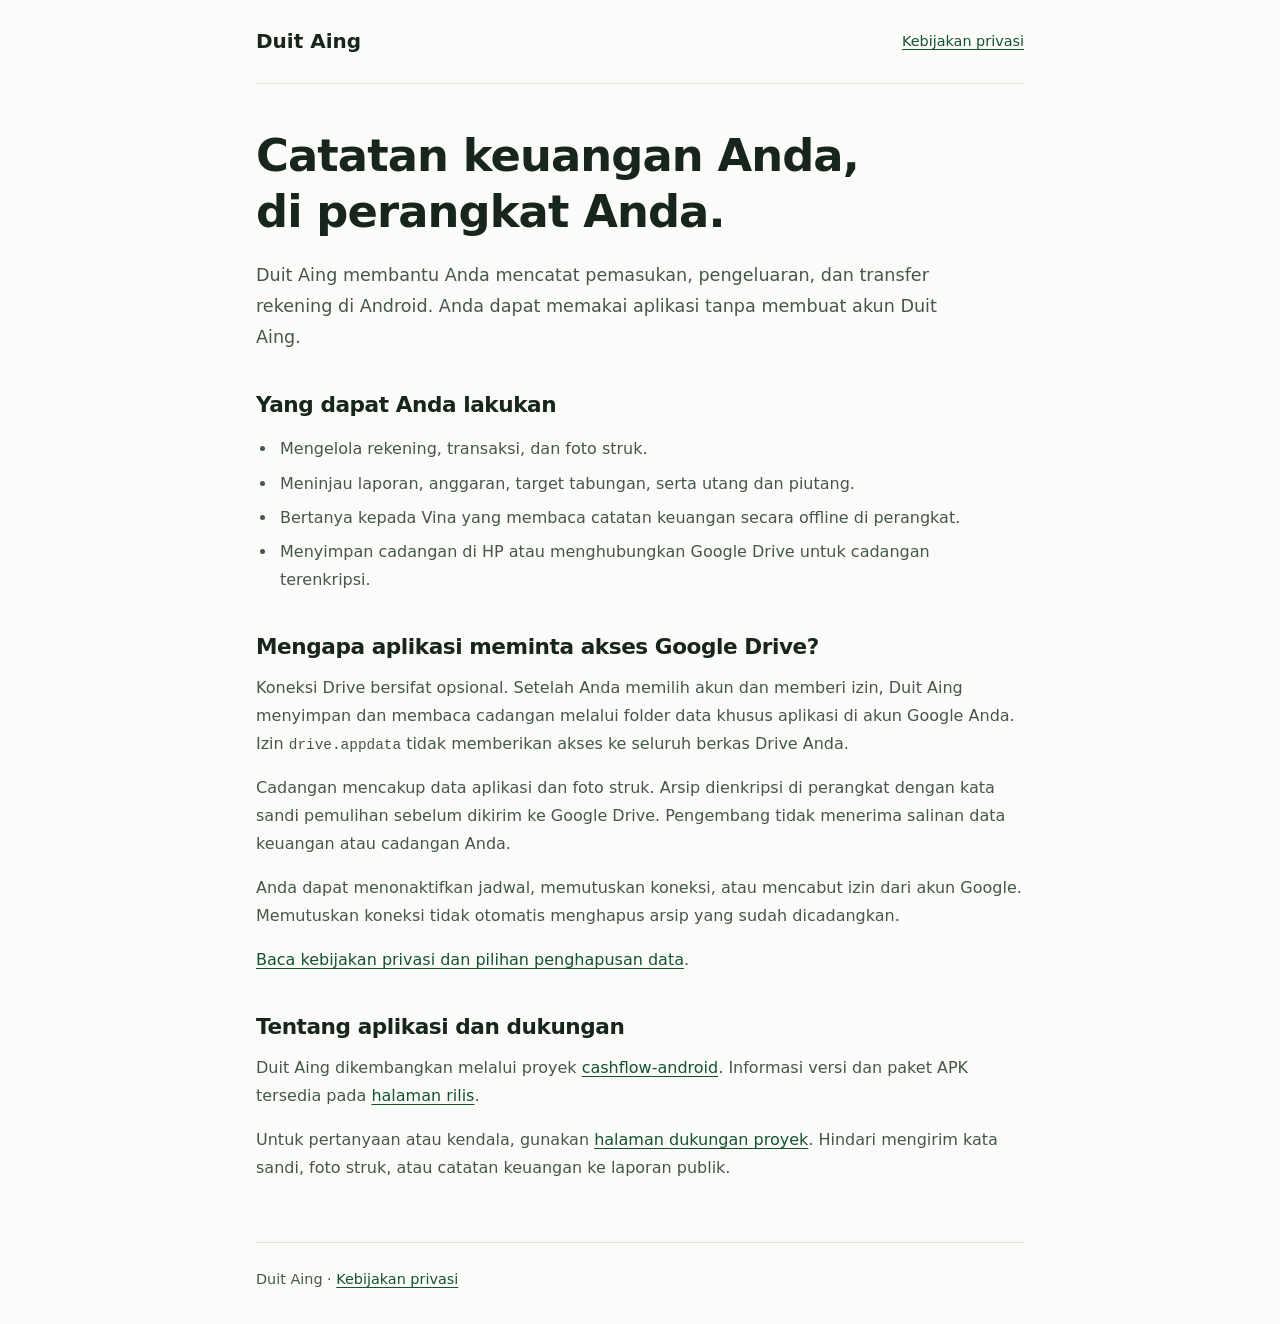
<file: index.html>
<!doctype html>
<html lang="id">
<head>
  <meta charset="utf-8">
  <meta name="viewport" content="width=device-width,initial-scale=1">
  <meta name="google-site-verification" content="L9-ewvkhKz-h7RWvZbdon3oD0YPZS8MbACFieWGDmac">
  <meta name="description" content="Duit Aing adalah aplikasi pencatatan keuangan pribadi untuk Android, dengan Vina offline dan pilihan cadangan Google Drive terenkripsi.">
  <title>Duit Aing — Pencatatan keuangan pribadi</title>
  <link rel="stylesheet" href="site.css">
</head>
<body>
  <header><a class="brand" href="index.html">Duit Aing</a><nav aria-label="Navigasi"><a href="privacy.html">Kebijakan privasi</a></nav></header>
  <main>
    <h1>Catatan keuangan Anda, di perangkat Anda.</h1>
    <p class="intro">Duit Aing membantu Anda mencatat pemasukan, pengeluaran, dan transfer rekening di Android. Anda dapat memakai aplikasi tanpa membuat akun Duit Aing.</p>
    <section aria-labelledby="features">
      <h2 id="features">Yang dapat Anda lakukan</h2>
      <ul>
        <li>Mengelola rekening, transaksi, dan foto struk.</li>
        <li>Meninjau laporan, anggaran, target tabungan, serta utang dan piutang.</li>
        <li>Bertanya kepada Vina yang membaca catatan keuangan secara offline di perangkat.</li>
        <li>Menyimpan cadangan di HP atau menghubungkan Google Drive untuk cadangan terenkripsi.</li>
      </ul>
    </section>
    <section aria-labelledby="drive">
      <h2 id="drive">Mengapa aplikasi meminta akses Google Drive?</h2>
      <p>Koneksi Drive bersifat opsional. Setelah Anda memilih akun dan memberi izin, Duit Aing menyimpan dan membaca cadangan melalui folder data khusus aplikasi di akun Google Anda. Izin <code>drive.appdata</code> tidak memberikan akses ke seluruh berkas Drive Anda.</p>
      <p>Cadangan mencakup data aplikasi dan foto struk. Arsip dienkripsi di perangkat dengan kata sandi pemulihan sebelum dikirim ke Google Drive. Pengembang tidak menerima salinan data keuangan atau cadangan Anda.</p>
      <p>Anda dapat menonaktifkan jadwal, memutuskan koneksi, atau mencabut izin dari akun Google. Memutuskan koneksi tidak otomatis menghapus arsip yang sudah dicadangkan.</p>
      <p><a href="privacy.html">Baca kebijakan privasi dan pilihan penghapusan data</a>.</p>
    </section>
    <section aria-labelledby="project">
      <h2 id="project">Tentang aplikasi dan dukungan</h2>
      <p>Duit Aing dikembangkan melalui proyek <a href="https://github.com/agungrmdniiii/cashflow-android">cashflow-android</a>. Informasi versi dan paket APK tersedia pada <a href="https://github.com/agungrmdniiii/cashflow-android/releases">halaman rilis</a>.</p>
      <p>Untuk pertanyaan atau kendala, gunakan <a href="https://github.com/agungrmdniiii/cashflow-android/issues">halaman dukungan proyek</a>. Hindari mengirim kata sandi, foto struk, atau catatan keuangan ke laporan publik.</p>
    </section>
  </main>
  <footer>Duit Aing · <a href="privacy.html">Kebijakan privasi</a></footer>
</body>
</html>
</file>
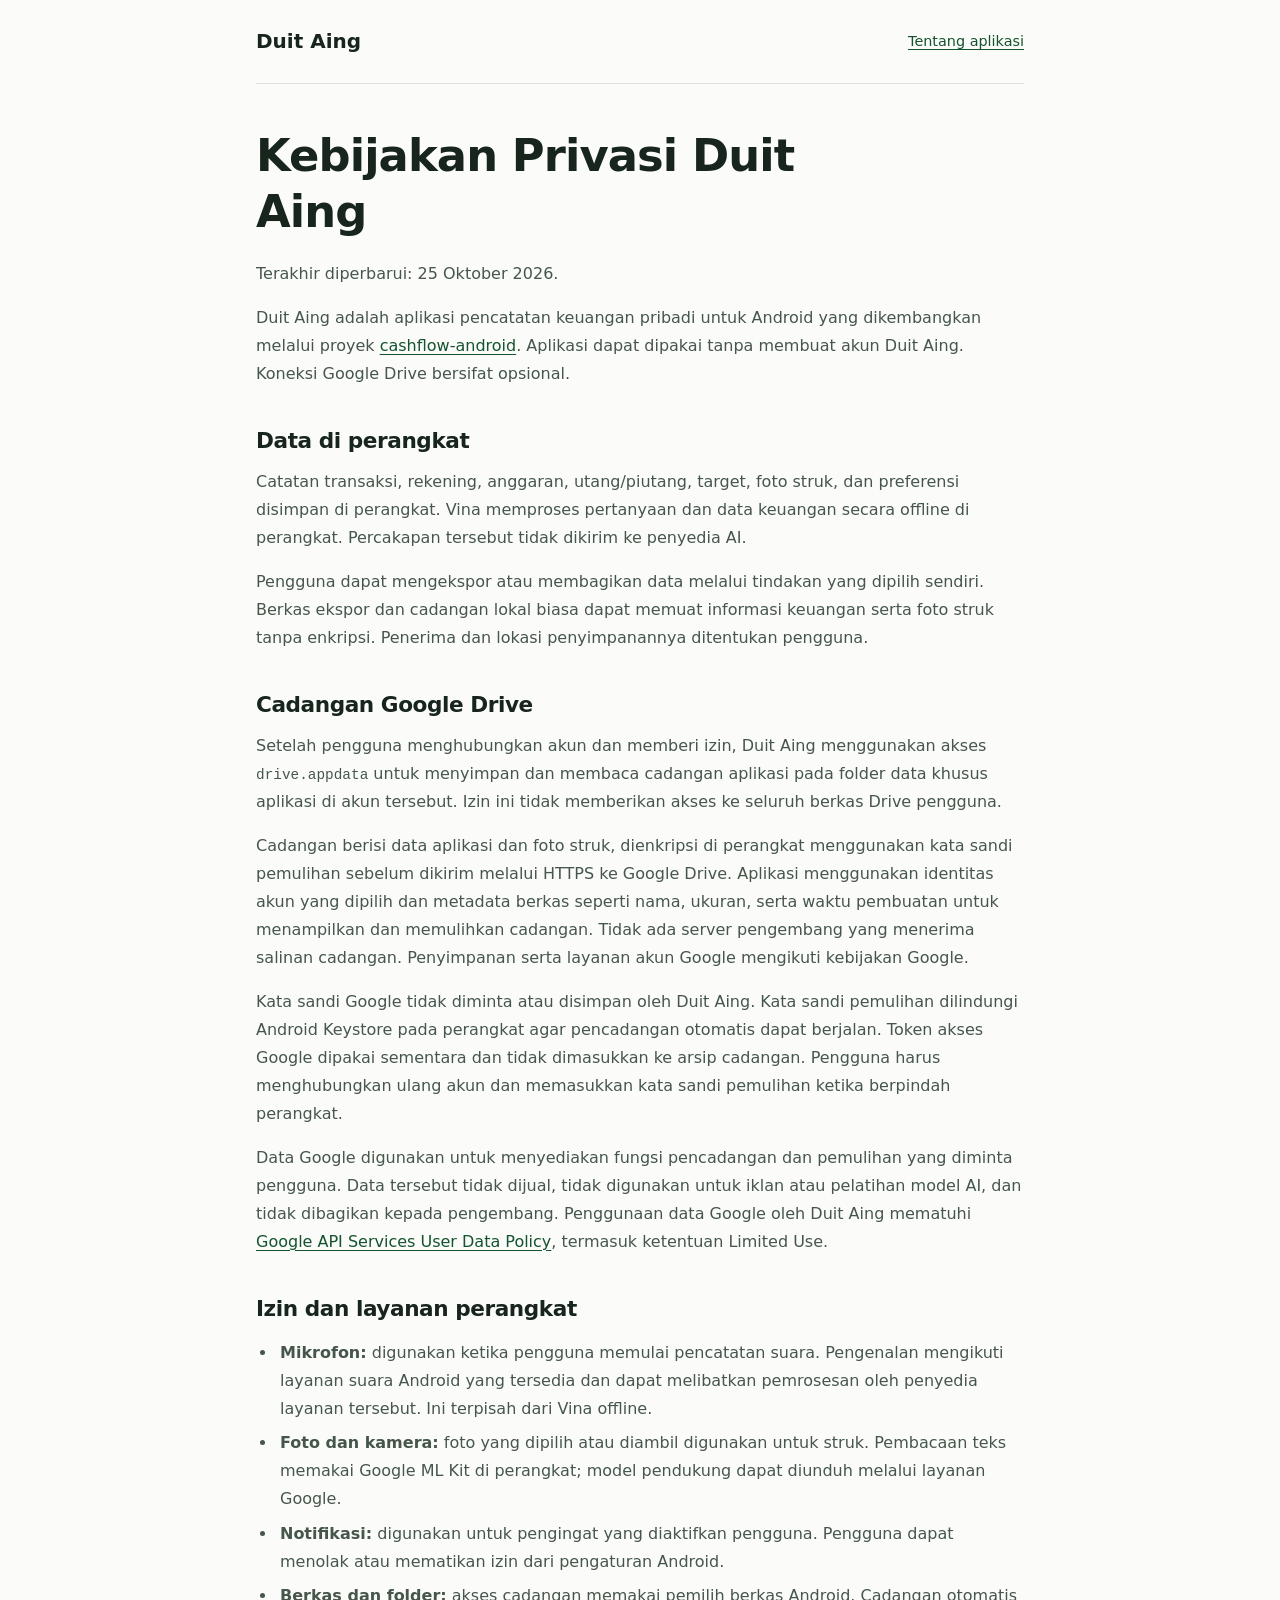
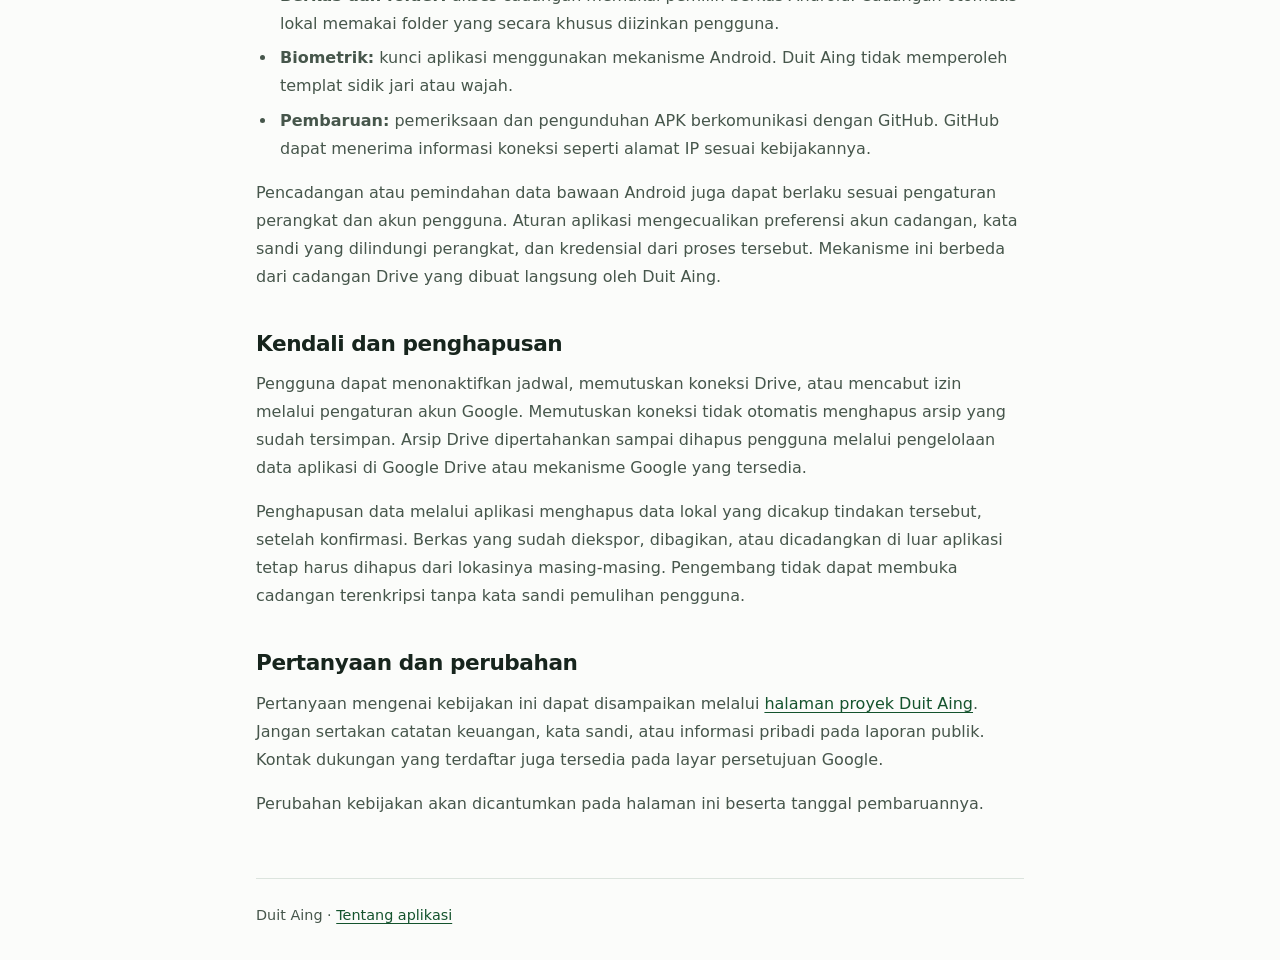
<file: privacy.html>
<!doctype html>
<html lang="id"><head><meta charset="utf-8"><meta name="viewport" content="width=device-width,initial-scale=1">
<title>Kebijakan Privasi — Duit Aing</title><link rel="stylesheet" href="site.css"></head>
<body><header><a class="brand" href="index.html">Duit Aing</a><nav aria-label="Navigasi"><a href="index.html">Tentang aplikasi</a></nav></header>
<!-- Content generated from docs/PRIVACY.md. Keep both copies aligned before publication. -->
<main><h1>Kebijakan Privasi Duit Aing</h1>
<p>Terakhir diperbarui: 25 Oktober 2026.</p>
<p>Duit Aing adalah aplikasi pencatatan keuangan pribadi untuk Android yang dikembangkan melalui proyek <a href="https://github.com/agungrmdniiii/cashflow-android">cashflow-android</a>. Aplikasi dapat dipakai tanpa membuat akun Duit Aing. Koneksi Google Drive bersifat opsional.</p>
<h2>Data di perangkat</h2>
<p>Catatan transaksi, rekening, anggaran, utang/piutang, target, foto struk, dan preferensi disimpan di perangkat. Vina memproses pertanyaan dan data keuangan secara offline di perangkat. Percakapan tersebut tidak dikirim ke penyedia AI.</p>
<p>Pengguna dapat mengekspor atau membagikan data melalui tindakan yang dipilih sendiri. Berkas ekspor dan cadangan lokal biasa dapat memuat informasi keuangan serta foto struk tanpa enkripsi. Penerima dan lokasi penyimpanannya ditentukan pengguna.</p>
<h2>Cadangan Google Drive</h2>
<p>Setelah pengguna menghubungkan akun dan memberi izin, Duit Aing menggunakan akses <code>drive.appdata</code> untuk menyimpan dan membaca cadangan aplikasi pada folder data khusus aplikasi di akun tersebut. Izin ini tidak memberikan akses ke seluruh berkas Drive pengguna.</p>
<p>Cadangan berisi data aplikasi dan foto struk, dienkripsi di perangkat menggunakan kata sandi pemulihan sebelum dikirim melalui HTTPS ke Google Drive. Aplikasi menggunakan identitas akun yang dipilih dan metadata berkas seperti nama, ukuran, serta waktu pembuatan untuk menampilkan dan memulihkan cadangan. Tidak ada server pengembang yang menerima salinan cadangan. Penyimpanan serta layanan akun Google mengikuti kebijakan Google.</p>
<p>Kata sandi Google tidak diminta atau disimpan oleh Duit Aing. Kata sandi pemulihan dilindungi Android Keystore pada perangkat agar pencadangan otomatis dapat berjalan. Token akses Google dipakai sementara dan tidak dimasukkan ke arsip cadangan. Pengguna harus menghubungkan ulang akun dan memasukkan kata sandi pemulihan ketika berpindah perangkat.</p>
<p>Data Google digunakan untuk menyediakan fungsi pencadangan dan pemulihan yang diminta pengguna. Data tersebut tidak dijual, tidak digunakan untuk iklan atau pelatihan model AI, dan tidak dibagikan kepada pengembang. Penggunaan data Google oleh Duit Aing mematuhi <a href="https://developers.google.com/terms/api-services-user-data-policy">Google API Services User Data Policy</a>, termasuk ketentuan Limited Use.</p>
<h2>Izin dan layanan perangkat</h2>
<ul>
<li><strong>Mikrofon:</strong> digunakan ketika pengguna memulai pencatatan suara. Pengenalan mengikuti layanan suara Android yang tersedia dan dapat melibatkan pemrosesan oleh penyedia layanan tersebut. Ini terpisah dari Vina offline.</li>
<li><strong>Foto dan kamera:</strong> foto yang dipilih atau diambil digunakan untuk struk. Pembacaan teks memakai Google ML Kit di perangkat; model pendukung dapat diunduh melalui layanan Google.</li>
<li><strong>Notifikasi:</strong> digunakan untuk pengingat yang diaktifkan pengguna. Pengguna dapat menolak atau mematikan izin dari pengaturan Android.</li>
<li><strong>Berkas dan folder:</strong> akses cadangan memakai pemilih berkas Android. Cadangan otomatis lokal memakai folder yang secara khusus diizinkan pengguna.</li>
<li><strong>Biometrik:</strong> kunci aplikasi menggunakan mekanisme Android. Duit Aing tidak memperoleh templat sidik jari atau wajah.</li>
<li><strong>Pembaruan:</strong> pemeriksaan dan pengunduhan APK berkomunikasi dengan GitHub. GitHub dapat menerima informasi koneksi seperti alamat IP sesuai kebijakannya.</li>
</ul>
<p>Pencadangan atau pemindahan data bawaan Android juga dapat berlaku sesuai pengaturan perangkat dan akun pengguna. Aturan aplikasi mengecualikan preferensi akun cadangan, kata sandi yang dilindungi perangkat, dan kredensial dari proses tersebut. Mekanisme ini berbeda dari cadangan Drive yang dibuat langsung oleh Duit Aing.</p>
<h2>Kendali dan penghapusan</h2>
<p>Pengguna dapat menonaktifkan jadwal, memutuskan koneksi Drive, atau mencabut izin melalui pengaturan akun Google. Memutuskan koneksi tidak otomatis menghapus arsip yang sudah tersimpan. Arsip Drive dipertahankan sampai dihapus pengguna melalui pengelolaan data aplikasi di Google Drive atau mekanisme Google yang tersedia.</p>
<p>Penghapusan data melalui aplikasi menghapus data lokal yang dicakup tindakan tersebut, setelah konfirmasi. Berkas yang sudah diekspor, dibagikan, atau dicadangkan di luar aplikasi tetap harus dihapus dari lokasinya masing-masing. Pengembang tidak dapat membuka cadangan terenkripsi tanpa kata sandi pemulihan pengguna.</p>
<h2>Pertanyaan dan perubahan</h2>
<p>Pertanyaan mengenai kebijakan ini dapat disampaikan melalui <a href="https://github.com/agungrmdniiii/cashflow-android/issues">halaman proyek Duit Aing</a>. Jangan sertakan catatan keuangan, kata sandi, atau informasi pribadi pada laporan publik. Kontak dukungan yang terdaftar juga tersedia pada layar persetujuan Google.</p>
<p>Perubahan kebijakan akan dicantumkan pada halaman ini beserta tanggal pembaruannya.</p></main><footer>Duit Aing · <a href="index.html">Tentang aplikasi</a></footer></body></html>
</file>
<file: site.css>
:root{color-scheme:light;--ink:#17251d;--muted:#46564b;--accent:#14532d;--line:#dce4de;--paper:#fbfcfa}
*{box-sizing:border-box}
body{margin:0;background:var(--paper);color:var(--ink);font:1rem/1.75 system-ui,-apple-system,"Segoe UI",sans-serif}
header,main,footer{width:min(100% - 2.5rem,48rem);margin-inline:auto}
header{display:flex;align-items:center;justify-content:space-between;gap:1rem;padding-block:1.5rem;border-bottom:1px solid var(--line)}
.brand{color:var(--ink);font-weight:750;font-size:1.25rem;text-decoration:none}
nav{font-size:.9rem}
main{padding-block:2.75rem}
h1,h2{line-height:1.25;color:var(--ink);letter-spacing:-.02em}
h1{font-size:clamp(2rem,5vw,2.8rem);max-width:20ch;margin:0 0 1.25rem}
h2{font-size:1.35rem;margin:0 0 .8rem}
p{margin:0 0 1rem;color:var(--muted)}
.intro{font-size:1.1rem;max-width:62ch}
section,main>h2{margin-top:2.5rem}
ul{padding-left:1.3rem;color:var(--muted)}
li{padding-left:.2rem;margin-block:.4rem}
a{color:var(--accent);text-underline-offset:.18em;text-decoration-thickness:1px;overflow-wrap:anywhere}
a:hover{text-decoration-thickness:2px}
a:focus-visible{outline:2px solid var(--accent);outline-offset:4px;border-radius:2px}
code{font-size:.9em;overflow-wrap:anywhere}
footer{border-top:1px solid var(--line);padding-block:1.5rem 2rem;color:var(--muted);font-size:.9rem}
@media(max-width:420px){header{align-items:flex-start;flex-direction:column;gap:.4rem}main{padding-block:2rem}}
</file>
